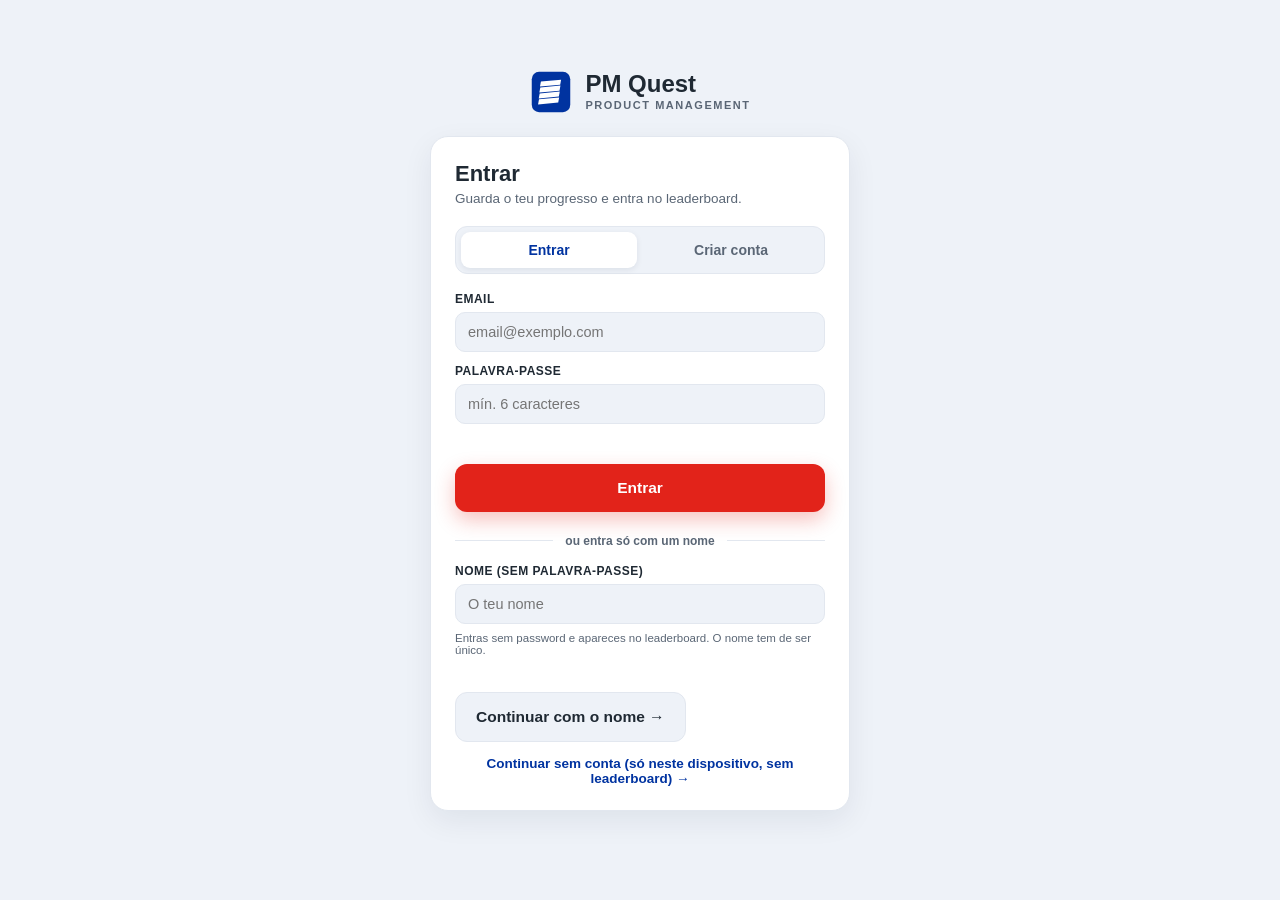
<file: index.html>
﻿<!DOCTYPE html>
<html lang="pt">
<head>
<meta charset="UTF-8">
<meta name="viewport" content="width=device-width, initial-scale=1.0">
<title>PM Quest — Plataforma de aprendizagem de Product Management</title>
<link rel="icon" href="favicon.svg" type="image/svg+xml">
<!-- Open Graph: controls how the link looks when shared on LinkedIn -->
<meta property="og:type" content="website">
<meta property="og:title" content="PM Quest — Plataforma de aprendizagem de Product Management">
<meta property="og:description" content="Aprende Product Management com mais de 1000 perguntas, com explicações, níveis, badges e leaderboard. Em PT e EN.">
<meta property="og:image" content="https://pmquest-ten.vercel.app/docs/cover-post.png">
<meta property="og:url" content="https://pmquest-ten.vercel.app/">
<meta name="twitter:card" content="summary_large_image">
<link rel="stylesheet" href="game.css">
<script src="i18n.js"></script>
</head>
<body>
<script>
/* Auth gate: if there's no Supabase session and no guest flag, go to the
   login page first. Runs before render to avoid a flash of the game. */
(function () {
  try {
    var hasSession = false;
    for (var i = 0; i < localStorage.length; i++) {
      if (/^sb-.+-auth-token$/.test(localStorage.key(i))) { hasSession = true; break; }
    }
    var guest = localStorage.getItem("pmquest_guest") === "1";
    if (!hasSession && !guest) { location.replace("login.html"); }
  } catch (e) {}
})();
</script>
<canvas id="confetti"></canvas>

<div class="app">

  <div class="appbar">
    <svg viewBox="0 0 48 48" aria-hidden="true"><rect x="3" y="2" width="42" height="44" rx="8" fill="#0033a0"/><g fill="#fff"><path d="M13 12.5 L35 10.5 L34 16 L12 18 Z"/><path d="M12.3 19 L34.3 17 L33.3 22.5 L11.3 24.5 Z"/><path d="M11.6 25.5 L33.6 23.5 L32.6 29 L10.6 31 Z"/><path d="M10.9 32 L32.9 30 L31.9 35.5 L9.9 37.5 Z"/></g></svg>
    <div class="t">PM Quest<small data-i18n="appbar_sub">Product Management · Júnior → Sénior</small></div>
    <div class="spacer"></div>
    <span class="user-chip" id="userChip" style="display:none;" title="Sessão iniciada"></span>
    <button class="streak-chip off" id="streakChip" title="Sequência diária — ver estatísticas">🔥 0</button>
    <button class="icon-btn" id="langBtn" title="Idioma / Language">PT</button>
    <button class="icon-btn" id="settingsBtn" title="Definições" aria-label="Definições">⚙️</button>
  </div>

  <!-- ============ HOME ============ -->
  <div id="screen-home">
    <div class="card">
      <div class="rank">
        <div class="medal" id="medal">🌱</div>
        <div class="info">
          <div class="lbl" data-i18n="home_currentLevel">Nível actual</div>
          <h2 id="rankName">Estagiário</h2>
          <div class="xp" id="xpLine">0 XP</div>
        </div>
      </div>
      <div class="bar"><i id="bar"></i></div>
      <div class="bar-cap"><span id="barFrom">Estagiário</span><span id="barTo">Júnior</span></div>
      <div class="levels-track" id="levelsTrack"></div>
      <div class="stats">
        <div class="stat"><div class="n" id="stAnswered">0</div><div class="d" data-i18n="st_answered">Respondidas</div></div>
        <div class="stat"><div class="n" id="stAcc">0%</div><div class="d" data-i18n="st_accuracy">Precisão</div></div>
        <div class="stat"><div class="n" id="stRounds">0</div><div class="d" data-i18n="st_rounds">Rondas</div></div>
        <div class="stat"><div class="n" id="stRemaining">0</div><div class="d" data-i18n="st_remaining">Por responder</div></div>
      </div>
      <div class="weak hidden" id="weakWrap">
        <h3 data-i18n="home_byTopic">Desempenho por tema</h3>
        <div class="chips" id="weakChips"></div>
      </div>

      <div class="actions">
        <button class="btn btn-primary" id="startBtn">▶ Iniciar Exercício</button>
        <button class="btn btn-track" id="pathsBtn">🧭 Trilhas de Aprendizagem →</button>
        <div class="mode-row">
          <button class="btn btn-ghost" id="weakBtn" data-i18n-html="btn_weak"><span class="em">🎯</span> Áreas Fracas</button>
          <button class="btn btn-ghost" id="filterBtn" data-i18n-html="btn_filter"><span class="em">🎛️</span> Filtrar</button>
          <button class="btn btn-ghost" id="reviewBtn"><span class="em">🔁</span> Rever Erros<span> (0)</span></button>
          <button class="btn btn-ghost" id="srsBtn"><span class="em">🧠</span> Revisão<span> (0)</span></button>
        </div>
        <button class="textlink" id="leadBtn" data-i18n="lead_link">🏆 Leaderboard →</button>
        <button class="textlink" id="glossBtn">📖 Glossário PM →</button>
        <button class="textlink" id="statsBtn" data-i18n="stats_link">📊 Estatísticas &amp; conquistas →</button>
      </div>
      <div class="foot">Banco com <b id="bankTotal">0</b> questões · 10 por ronda · sem repetições</div>
    </div>
  </div>

  <!-- ============ QUIZ ============ -->
  <div id="screen-quiz" class="hidden">
    <div class="card">
      <div class="timerwrap" id="timerWrap">
        <div class="tlabel"><span data-i18n="q_time">⏱️ Tempo</span><span id="timerNum">30s</span></div>
        <div class="timerbar" id="timerBar"><i></i></div>
      </div>
      <div class="qtop">
        <span class="qc" id="qCount">Questão 1 / 10</span>
        <div class="dots" id="dots"></div>
      </div>
      <div class="qtag">
        <span class="topic" id="qTopic">Tema</span>
        <span id="qDif" class="dif-junior">Fácil</span>
      </div>
      <div class="qtext" id="qText">…</div>
      <div class="opts" id="opts"></div>
      <div class="reveal hidden" id="reveal"></div>
      <div class="qnav">
        <button class="btn btn-ghost" id="quitBtn" style="min-width:auto;margin-right:auto;" data-i18n="q_quit">✕ Sair</button>
        <button class="btn btn-primary" id="nextBtn" disabled>Próxima →</button>
      </div>
    </div>
  </div>

  <!-- ============ RESULTS ============ -->
  <div id="screen-res" class="hidden">
    <div class="card">
      <div class="res-hero">
        <div class="score" id="resScore">0<small>/10</small></div>
        <div class="msg" id="resMsg">…</div>
        <div class="res-badges" id="resBadges"></div>
        <div class="levelup hidden" id="levelup"></div>
      </div>
      <div class="ach-unlocked hidden" id="achUnlocked"></div>
      <div class="review">
        <h3 id="reviewTitle">Revisão</h3>
        <div id="reviewList"></div>
      </div>
      <div class="btn-row">
        <button class="btn btn-ghost" id="homeBtn" data-i18n="res_home">🏠 Início</button>
        <button class="btn btn-primary" id="againBtn">Novo Exercício →</button>
      </div>
    </div>
  </div>

  <!-- ============ STATS ============ -->
  <div id="screen-stats" class="hidden">
    <div class="card">
      <div class="screen-head">
        <button class="icon-btn" id="statsBack" aria-label="Voltar">←</button>
        <h2 data-i18n="stats_title">Estatísticas &amp; Conquistas</h2>
      </div>
      <div class="kpis">
        <div class="kpi"><div class="n" id="kpiXp">0</div><div class="d" data-i18n="kpi_xp">XP total</div></div>
        <div class="kpi"><div class="n" id="kpiAcc">0%</div><div class="d" data-i18n="kpi_acc">Precisão</div></div>
        <div class="kpi"><div class="n" id="kpiRounds">0</div><div class="d" data-i18n="kpi_rounds">Rondas</div></div>
        <div class="kpi"><div class="n" id="kpiStreak">0</div><div class="d" data-i18n="kpi_streak">Sequência</div></div>
        <div class="kpi"><div class="n" id="kpiBest">0</div><div class="d" data-i18n="kpi_best">Melhor sequência</div></div>
        <div class="kpi"><div class="n" id="kpiAvg">0</div><div class="d" data-i18n="kpi_avg">XP média/ronda</div></div>
      </div>
      <div class="spark">
        <h3 data-i18n="stats_trend">Tendência de precisão (últimas rondas)</h3>
        <svg id="sparkSvg" viewBox="0 0 600 70" preserveAspectRatio="none"></svg>
      </div>
      <div class="tbars">
        <h3 data-i18n="stats_best">Melhores temas</h3><div id="bestBars"></div>
      </div>
      <div class="tbars">
        <h3 data-i18n="stats_weak">Temas a melhorar</h3><div id="weakBars"></div>
      </div>
      <div class="ach-grid-wrap">
        <h3 data-i18n="stats_ach">Conquistas</h3><div class="ach-grid" id="achGrid"></div>
      </div>
    </div>
  </div>

  <!-- ============ LEADERBOARD ============ -->
  <div id="screen-lead" class="hidden">
    <div class="card">
      <div class="screen-head">
        <button class="icon-btn" id="leadBack" aria-label="Voltar">←</button>
        <h2 data-i18n="lead_title">🏆 Leaderboard</h2>
      </div>
      <div class="sub" style="font-size:13px;color:var(--muted);margin-bottom:14px;" data-i18n="lead_sub">Melhores alunos por XP.</div>
      <div id="leadList"><div class="foot">A carregar…</div></div>
    </div>
  </div>

  <!-- ============ TRILHAS ============ -->
  <div id="screen-paths" class="hidden">
    <div class="card">
      <div class="screen-head">
        <button class="icon-btn" id="pathsBack" aria-label="Voltar">←</button>
        <h2>🧭 Trilhas de Aprendizagem</h2>
      </div>
      <div class="sub" style="font-size:13px;color:var(--muted);margin-bottom:14px;">Módulos estruturados. Completa 60% de uma trilha para desbloquear a seguinte.</div>
      <div id="pathsList"></div>
    </div>
  </div>

  <!-- ============ TRILHA — detalhe + lição ============ -->
  <div id="screen-path" class="hidden">
    <div class="card">
      <div class="screen-head">
        <button class="icon-btn" id="pathBack" aria-label="Voltar">←</button>
        <h2 id="pathTitle"></h2>
      </div>
      <div class="lesson" id="pathLesson"></div>
      <button class="btn btn-primary" id="pathStartBtn">▶ Começar trilha</button>
    </div>
  </div>

  <!-- ============ GLOSSÁRIO ============ -->
  <div id="screen-gloss" class="hidden">
    <div class="card">
      <div class="screen-head">
        <button class="icon-btn" id="glossBack" aria-label="Voltar">←</button>
        <h2>📖 Glossário PM</h2>
      </div>
      <input id="glossSearch" class="acct-input" placeholder="Procurar termo ou definição…" style="margin-bottom:14px;">
      <div id="glossList"></div>
    </div>
  </div>

</div>

<!-- ===== FILTER MODAL ===== -->
<div class="overlay hidden" id="overlayFilter">
  <div class="modal" role="dialog" aria-label="Filtrar exercício">
    <h3 data-i18n="f_title">🎛️ Filtrar exercício</h3>
    <div class="sub" data-i18n="f_sub">Prepara-te para uma vaga específica escolhendo o tema e a dificuldade.</div>
    <div class="field">
      <label for="fTopic" data-i18n="f_topic">Tema</label>
      <select id="fTopic"><option value="__all__" data-i18n="f_allTopics">Todos os temas</option></select>
    </div>
    <div class="field">
      <label data-i18n="f_difficulty">Dificuldade</label>
      <div class="seg" id="fDiffSeg">
        <button class="on" data-d="all" data-i18n="f_all">Todas</button>
        <button data-d="junior" data-i18n="f_easy">Fácil</button>
        <button data-d="mid" data-i18n="f_medium">Médio</button>
        <button data-d="senior" data-i18n="f_hard">Difícil</button>
      </div>
    </div>
    <div class="modal-btns">
      <button class="btn btn-ghost" id="fCancel" data-i18n="f_cancel">Cancelar</button>
      <button class="btn btn-primary" id="fStart" data-i18n="f_start">Começar →</button>
    </div>
  </div>
</div>

<!-- ===== SETTINGS MODAL ===== -->
<div class="overlay hidden" id="overlaySettings">
  <div class="modal" role="dialog" aria-label="Definições">
    <h3 data-i18n="set_title">⚙️ Definições</h3>
    <div class="sub" data-i18n="set_sub">Personaliza a tua experiência de aprendizagem.</div>

    <div class="setrow">
      <div class="lb"><span data-i18n="set_study">Modo de estudo</span><small data-i18n="set_study_s">Mostra a resposta e explicação logo após cada questão (em vez de só no fim)</small></div>
      <label class="switch"><input type="checkbox" id="setModeStudy"><span class="sl"></span></label>
    </div>
    <div class="setrow">
      <div class="lb"><span data-i18n="set_timer">Temporizador</span><small data-i18n="set_timer_s">Conta-decrescente de 30s por questão, com bónus de rapidez</small></div>
      <label class="switch"><input type="checkbox" id="setTimer" checked><span class="sl"></span></label>
    </div>
    <div class="setrow">
      <div class="lb"><span data-i18n="set_sound">Som</span><small data-i18n="set_sound_s">Efeitos sonoros de acerto, erro e subida de nível</small></div>
      <label class="switch"><input type="checkbox" id="setSound" checked><span class="sl"></span></label>
    </div>
    <div class="setrow">
      <div class="lb"><span data-i18n="set_dark">Tema escuro</span><small data-i18n="set_dark_s">Alterna entre claro e escuro</small></div>
      <label class="switch"><input type="checkbox" id="setTheme"><span class="sl"></span></label>
    </div>
    <div class="setrow">
      <div class="lb"><span data-i18n="set_progress">Progresso</span><small data-i18n="set_progress_s">Guarda o teu progresso num ficheiro</small></div>
      <div style="display:flex;gap:8px;flex-shrink:0;">
        <button class="btn btn-ghost" id="setExport" style="min-height:40px;padding:8px 12px;font-size:13px;" data-i18n="set_export">⬇ Exportar</button>
      </div>
    </div>
    <div class="setrow">
      <div class="lb"><span data-i18n="set_session">Sessão</span><small data-i18n="set_session_s">Termina a sessão sem apagar o progresso guardado neste dispositivo.</small></div>
      <button class="btn btn-ghost" id="setLogout" style="min-height:40px;padding:8px 14px;font-size:13px;width:auto;flex-shrink:0;" data-i18n="set_logout">↪ Terminar sessão</button>
    </div>
    <div class="setrow">
      <button class="link-danger" id="setReset" data-i18n="set_reset">↺ Recomeçar do zero</button>
    </div>

    <div class="modal-btns" style="margin-top:16px;">
      <button class="btn btn-primary" id="setClose" data-i18n="set_close">Fechar</button>
    </div>
  </div>
</div>

<!-- toast -->
<div class="toast" id="toast"></div>

<script src="questions.js"></script>
<script src="questions.pt.js"></script>
<script src="learn.js"></script>
<script src="game.js"></script>
<!-- Optional cloud sync. If offline or unconfigured, the app runs exactly as before. -->
<!-- Supabase library is self-hosted (vendor/) so it works on networks that block CDNs. -->
<script src="vendor/supabase.js"></script>
<script src="supabase-config.js"></script>
<script src="supabase-sync.js"></script>
</body>
</html>
</file>
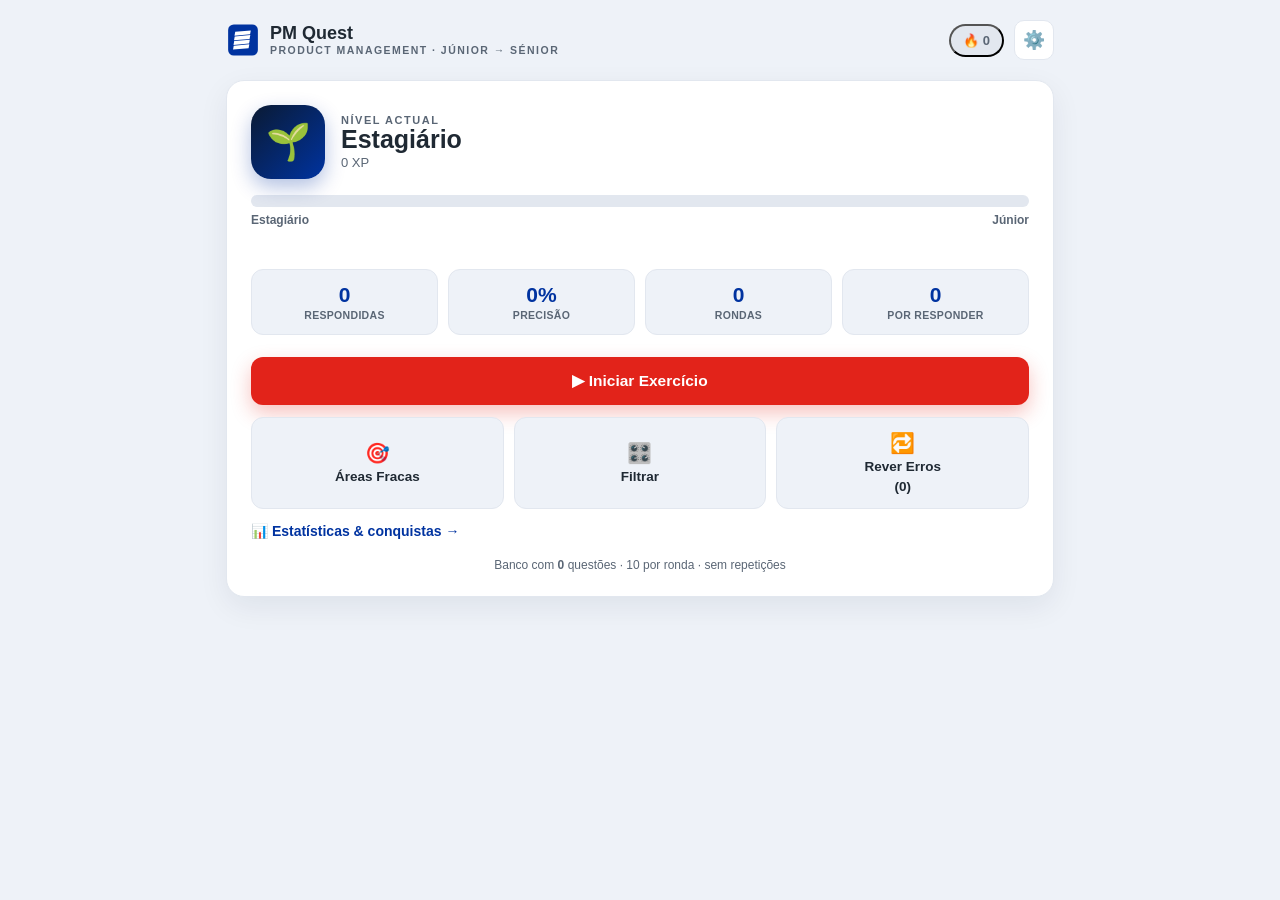
<file: game.html>
<!DOCTYPE html>
<html lang="pt">
<head>
<meta charset="UTF-8">
<meta name="viewport" content="width=device-width, initial-scale=1.0">
<title>PM Quest — Jogo de Product Management</title>
<link rel="stylesheet" href="game.css">
</head>
<body>
<canvas id="confetti"></canvas>

<div class="app">

  <div class="appbar">
    <svg viewBox="0 0 48 48" aria-hidden="true"><rect x="3" y="2" width="42" height="44" rx="8" fill="#0033a0"/><g fill="#fff"><path d="M13 12.5 L35 10.5 L34 16 L12 18 Z"/><path d="M12.3 19 L34.3 17 L33.3 22.5 L11.3 24.5 Z"/><path d="M11.6 25.5 L33.6 23.5 L32.6 29 L10.6 31 Z"/><path d="M10.9 32 L32.9 30 L31.9 35.5 L9.9 37.5 Z"/></g></svg>
    <div class="t">PM Quest<small>Product Management · Júnior → Sénior</small></div>
    <div class="spacer"></div>
    <button class="streak-chip off" id="streakChip" title="Sequência diária — ver estatísticas">🔥 0</button>
    <button class="icon-btn" id="settingsBtn" title="Definições" aria-label="Definições">⚙️</button>
  </div>

  <!-- ============ HOME ============ -->
  <div id="screen-home">
    <div class="card">
      <div class="rank">
        <div class="medal" id="medal">🌱</div>
        <div class="info">
          <div class="lbl">Nível actual</div>
          <h2 id="rankName">Estagiário</h2>
          <div class="xp" id="xpLine">0 XP</div>
        </div>
      </div>
      <div class="bar"><i id="bar"></i></div>
      <div class="bar-cap"><span id="barFrom">Estagiário</span><span id="barTo">Júnior</span></div>
      <div class="levels-track" id="levelsTrack"></div>
      <div class="stats">
        <div class="stat"><div class="n" id="stAnswered">0</div><div class="d">Respondidas</div></div>
        <div class="stat"><div class="n" id="stAcc">0%</div><div class="d">Precisão</div></div>
        <div class="stat"><div class="n" id="stRounds">0</div><div class="d">Rondas</div></div>
        <div class="stat"><div class="n" id="stRemaining">0</div><div class="d">Por responder</div></div>
      </div>
      <div class="weak hidden" id="weakWrap">
        <h3>Desempenho por tema</h3>
        <div class="chips" id="weakChips"></div>
      </div>

      <div class="actions">
        <button class="btn btn-primary" id="startBtn">▶ Iniciar Exercício</button>
        <div class="mode-row">
          <button class="btn btn-ghost" id="weakBtn"><span class="em">🎯</span> Áreas Fracas</button>
          <button class="btn btn-ghost" id="filterBtn"><span class="em">🎛️</span> Filtrar</button>
          <button class="btn btn-ghost" id="reviewBtn"><span class="em">🔁</span> Rever Erros<span> (0)</span></button>
        </div>
        <button class="textlink" id="statsBtn">📊 Estatísticas &amp; conquistas →</button>
      </div>
      <div class="foot">Banco com <b id="bankTotal">0</b> questões · 10 por ronda · sem repetições</div>
    </div>
  </div>

  <!-- ============ QUIZ ============ -->
  <div id="screen-quiz" class="hidden">
    <div class="card">
      <div class="timerwrap" id="timerWrap">
        <div class="tlabel"><span>⏱️ Tempo</span><span id="timerNum">30s</span></div>
        <div class="timerbar" id="timerBar"><i></i></div>
      </div>
      <div class="qtop">
        <span class="qc" id="qCount">Questão 1 / 10</span>
        <div class="dots" id="dots"></div>
      </div>
      <div class="qtag">
        <span class="topic" id="qTopic">Tema</span>
        <span id="qDif" class="dif-junior">Fácil</span>
      </div>
      <div class="qtext" id="qText">…</div>
      <div class="opts" id="opts"></div>
      <div class="reveal hidden" id="reveal"></div>
      <div class="qnav">
        <button class="btn btn-ghost" id="quitBtn" style="min-width:auto;margin-right:auto;">✕ Sair</button>
        <button class="btn btn-primary" id="nextBtn" disabled>Próxima →</button>
      </div>
    </div>
  </div>

  <!-- ============ RESULTS ============ -->
  <div id="screen-res" class="hidden">
    <div class="card">
      <div class="res-hero">
        <div class="score" id="resScore">0<small>/10</small></div>
        <div class="msg" id="resMsg">…</div>
        <div class="res-badges" id="resBadges"></div>
        <div class="levelup hidden" id="levelup"></div>
      </div>
      <div class="ach-unlocked hidden" id="achUnlocked"></div>
      <div class="review">
        <h3 id="reviewTitle">Revisão</h3>
        <div id="reviewList"></div>
      </div>
      <div class="btn-row">
        <button class="btn btn-ghost" id="homeBtn">🏠 Início</button>
        <button class="btn btn-primary" id="againBtn">Novo Exercício →</button>
      </div>
    </div>
  </div>

  <!-- ============ STATS ============ -->
  <div id="screen-stats" class="hidden">
    <div class="card">
      <div class="screen-head">
        <button class="icon-btn" id="statsBack" aria-label="Voltar">←</button>
        <h2>Estatísticas &amp; Conquistas</h2>
      </div>
      <div class="kpis">
        <div class="kpi"><div class="n" id="kpiXp">0</div><div class="d">XP total</div></div>
        <div class="kpi"><div class="n" id="kpiAcc">0%</div><div class="d">Precisão</div></div>
        <div class="kpi"><div class="n" id="kpiRounds">0</div><div class="d">Rondas</div></div>
        <div class="kpi"><div class="n" id="kpiStreak">0</div><div class="d">Sequência</div></div>
        <div class="kpi"><div class="n" id="kpiBest">0</div><div class="d">Melhor sequência</div></div>
        <div class="kpi"><div class="n" id="kpiAvg">0</div><div class="d">XP média/ronda</div></div>
      </div>
      <div class="spark">
        <h3>Tendência de precisão (últimas rondas)</h3>
        <svg id="sparkSvg" viewBox="0 0 600 70" preserveAspectRatio="none"></svg>
      </div>
      <div class="tbars">
        <h3>Melhores temas</h3><div id="bestBars"></div>
      </div>
      <div class="tbars">
        <h3>Temas a melhorar</h3><div id="weakBars"></div>
      </div>
      <div class="ach-grid-wrap">
        <h3>Conquistas</h3><div class="ach-grid" id="achGrid"></div>
      </div>
    </div>
  </div>

</div>

<!-- ===== FILTER MODAL ===== -->
<div class="overlay hidden" id="overlayFilter">
  <div class="modal" role="dialog" aria-label="Filtrar exercício">
    <h3>🎛️ Filtrar exercício</h3>
    <div class="sub">Prepara-te para uma vaga específica escolhendo o tema e a dificuldade.</div>
    <div class="field">
      <label for="fTopic">Tema</label>
      <select id="fTopic"><option value="__all__">Todos os temas</option></select>
    </div>
    <div class="field">
      <label>Dificuldade</label>
      <div class="seg" id="fDiffSeg">
        <button class="on" data-d="all">Todas</button>
        <button data-d="junior">Fácil</button>
        <button data-d="mid">Médio</button>
        <button data-d="senior">Difícil</button>
      </div>
    </div>
    <div class="modal-btns">
      <button class="btn btn-ghost" id="fCancel">Cancelar</button>
      <button class="btn btn-primary" id="fStart">Começar →</button>
    </div>
  </div>
</div>

<!-- ===== SETTINGS MODAL ===== -->
<div class="overlay hidden" id="overlaySettings">
  <div class="modal" role="dialog" aria-label="Definições">
    <h3>⚙️ Definições</h3>
    <div class="sub">Personaliza a tua experiência de jogo.</div>

    <div class="setrow">
      <div class="lb">Modo de estudo<small>Mostra a resposta e explicação logo após cada questão (em vez de só no fim)</small></div>
      <label class="switch"><input type="checkbox" id="setModeStudy"><span class="sl"></span></label>
    </div>
    <div class="setrow">
      <div class="lb">Temporizador<small>Conta-decrescente de 30s por questão, com bónus de rapidez</small></div>
      <label class="switch"><input type="checkbox" id="setTimer" checked><span class="sl"></span></label>
    </div>
    <div class="setrow">
      <div class="lb">Som<small>Efeitos sonoros de acerto, erro e subida de nível</small></div>
      <label class="switch"><input type="checkbox" id="setSound" checked><span class="sl"></span></label>
    </div>
    <div class="setrow">
      <div class="lb">Tema escuro<small>Alterna entre claro e escuro</small></div>
      <label class="switch"><input type="checkbox" id="setTheme"><span class="sl"></span></label>
    </div>
    <div class="setrow">
      <div class="lb">Progresso<small>Guarda ou restaura o teu progresso num ficheiro</small></div>
      <div style="display:flex;gap:8px;flex-shrink:0;">
        <button class="btn btn-ghost" id="setExport" style="min-height:40px;padding:8px 12px;font-size:13px;">⬇ Exportar</button>
        <label class="btn btn-ghost" style="min-height:40px;padding:8px 12px;font-size:13px;cursor:pointer;">⬆ Importar<input type="file" id="setImport" accept="application/json" hidden></label>
      </div>
    </div>
    <div class="setrow">
      <button class="link-danger" id="setReset">↺ Recomeçar do zero</button>
    </div>

    <div class="modal-btns" style="margin-top:16px;">
      <button class="btn btn-primary" id="setClose">Fechar</button>
    </div>
  </div>
</div>

<!-- toast -->
<div class="toast" id="toast"></div>

<script src="questions.js"></script>
<script src="game.js"></script>
</body>
</html>
</file>
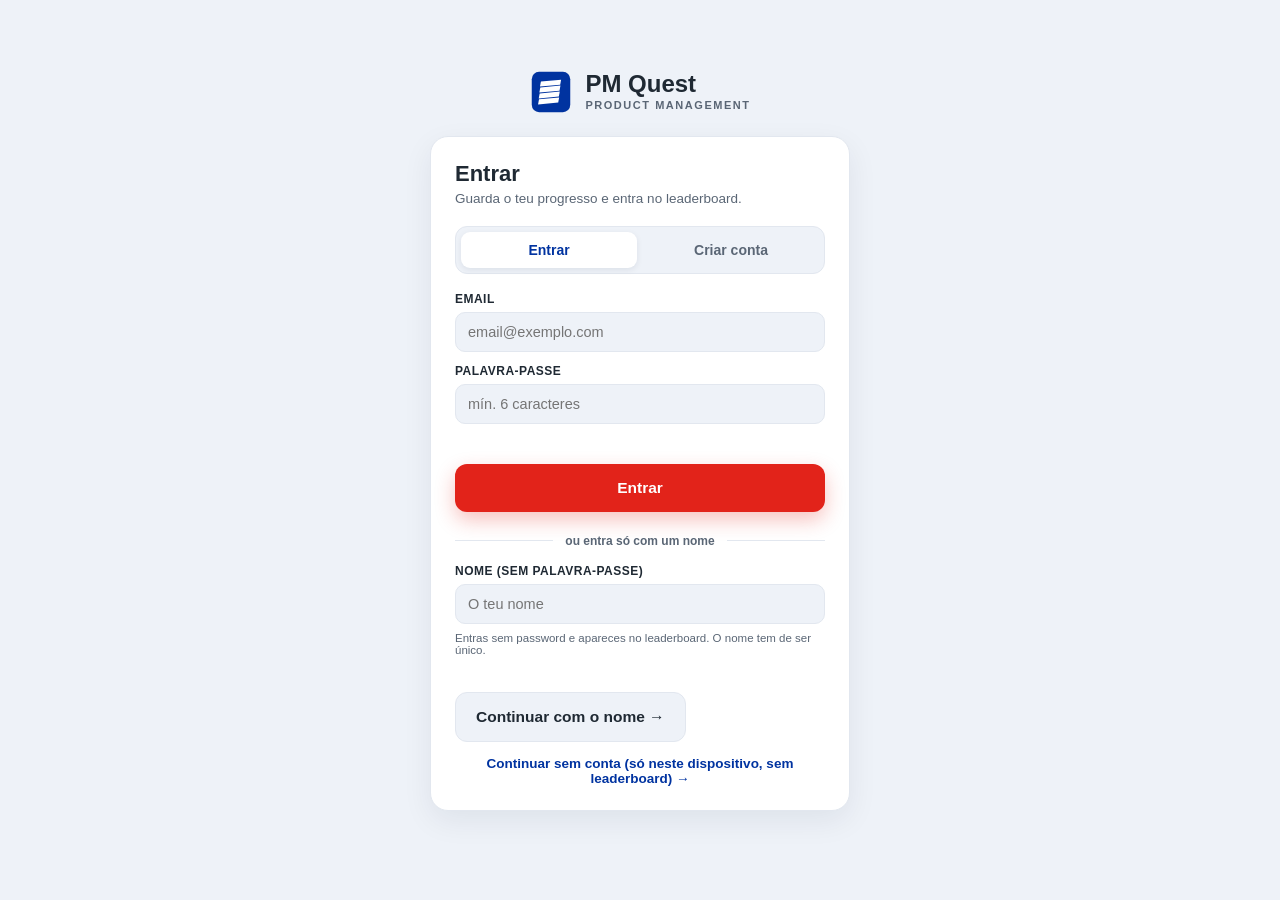
<file: login.html>
﻿<!DOCTYPE html>
<html lang="pt">
<head>
<meta charset="UTF-8">
<meta name="viewport" content="width=device-width, initial-scale=1.0">
<title>PM Quest — Entrar</title>
<link rel="icon" href="favicon.svg" type="image/svg+xml">
<link rel="stylesheet" href="game.css">
<style>
  .login-page{min-height:100vh;display:flex;flex-direction:column;align-items:center;justify-content:center;padding:24px 16px;}
  .login-brand{display:flex;align-items:center;gap:12px;margin-bottom:22px;}
  .login-brand svg{width:44px;height:44px;}
  .login-brand .t{font-weight:800;font-size:24px;color:var(--ink);line-height:1;}
  .login-brand .t small{display:block;font-size:11px;letter-spacing:.14em;text-transform:uppercase;color:var(--muted);font-weight:700;margin-top:4px;}
  .login-card{width:100%;max-width:420px;}
  .login-card h2{font-size:22px;color:var(--ink);margin-bottom:4px;}
  .login-card .sub{font-size:13.5px;color:var(--muted);margin-bottom:20px;}
  .seg-tabs{display:flex;gap:6px;background:var(--bg);border:1px solid var(--line);border-radius:12px;padding:5px;margin-bottom:18px;}
  .seg-tabs button{flex:1;padding:10px;border:0;background:transparent;color:var(--muted);font-weight:800;font-size:14px;border-radius:9px;cursor:pointer;}
  .seg-tabs button.on{background:var(--paper);color:var(--accent);box-shadow:0 2px 6px rgba(10,26,51,.08);}
  body.dark .seg-tabs button.on{color:var(--accent-lt);}
  .login-field{margin-bottom:12px;}
  .login-field label{display:block;font-size:12px;font-weight:700;color:var(--ink);margin-bottom:6px;text-transform:uppercase;letter-spacing:.04em;}
  .login-divider{display:flex;align-items:center;gap:12px;color:var(--muted);font-size:12px;margin:22px 0 16px;font-weight:700;}
  .login-divider::before,.login-divider::after{content:"";flex:1;height:1px;background:var(--line);}
  .login-guest{display:block;text-align:center;color:var(--accent);font-weight:700;font-size:13.5px;text-decoration:none;padding:14px 0 0;}
  body.dark .login-guest{color:var(--accent-lt);}
  .login-foot{margin-top:20px;font-size:11.5px;color:var(--muted);text-align:center;max-width:420px;line-height:1.5;}
  .login-signedin{background:var(--bg);border:1px solid var(--green);border-radius:12px;padding:14px 16px;margin-bottom:16px;font-size:14px;color:var(--ink);}
  body.dark .login-signedin{border-color:var(--green-2);}
  .login-hint{font-size:11.5px;color:var(--muted);margin:-4px 0 10px;}
</style>
</head>
<body>
<div class="login-page">

  <div class="login-brand">
    <svg viewBox="0 0 48 48" aria-hidden="true"><rect x="3" y="2" width="42" height="44" rx="8" fill="#0033a0"/><g fill="#fff"><path d="M13 12.5 L35 10.5 L34 16 L12 18 Z"/><path d="M12.3 19 L34.3 17 L33.3 22.5 L11.3 24.5 Z"/><path d="M11.6 25.5 L33.6 23.5 L32.6 29 L10.6 31 Z"/><path d="M10.9 32 L32.9 30 L31.9 35.5 L9.9 37.5 Z"/></g></svg>
    <div class="t">PM Quest<small>Product Management</small></div>
  </div>

  <div class="card login-card">
    <!-- already logged in -->
    <div id="alreadyIn" class="hidden">
      <h2>Bem-vindo de volta 👋</h2>
      <div class="login-signedin">Sessão iniciada como <b id="whoName"></b>.</div>
      <button class="btn btn-primary" id="goGame">▶ Começar a aprender</button>
      <div style="height:10px"></div>
      <button class="btn btn-ghost" id="signOut">Terminar sessão</button>
    </div>

    <!-- login / signup -->
    <div id="authForm">
      <h2 id="formTitle">Entrar</h2>
      <div class="sub" id="formSub">Guarda o teu progresso e entra no leaderboard.</div>

      <div class="seg-tabs">
        <button id="tabLogin" class="on">Entrar</button>
        <button id="tabSignup">Criar conta</button>
      </div>

      <div class="login-field" id="nameField" style="display:none;">
        <label for="name">Nome</label>
        <input id="name" type="text" class="acct-input" placeholder="O teu nome" autocomplete="nickname" maxlength="24">
      </div>
      <div class="login-field">
        <label for="email">Email</label>
        <input id="email" type="email" class="acct-input" placeholder="email@exemplo.com" autocomplete="email">
      </div>
      <div class="login-field">
        <label for="pass">Palavra-passe</label>
        <input id="pass" type="password" class="acct-input" placeholder="mín. 6 caracteres" autocomplete="current-password">
      </div>

      <div id="msg" class="acct-msg" style="margin-bottom:12px;"></div>
      <button class="btn btn-primary" id="submitBtn">Entrar</button>

      <div class="login-divider">ou entra só com um nome</div>

      <div class="login-field">
        <label for="guestName">Nome (sem palavra-passe)</label>
        <input id="guestName" type="text" class="acct-input" placeholder="O teu nome" autocomplete="nickname" maxlength="24">
      </div>
      <div class="login-hint">Entras sem password e apareces no leaderboard. O nome tem de ser único.</div>
      <div id="guestMsg" class="acct-msg" style="margin-bottom:10px;"></div>
      <button class="btn btn-ghost" id="guestBtn">Continuar com o nome →</button>

      <a class="login-guest" href="#" id="pureGuest">Continuar sem conta (só neste dispositivo, sem leaderboard) →</a>
    </div>
  </div>

  <div class="login-foot" id="cfgFoot"></div>
</div>

<script src="vendor/supabase.js"></script>
<script src="supabase-config.js"></script>
<script>
(function () {
  "use strict";
  var $ = function (id) { return document.getElementById(id); };

  // Match the game's light/dark theme.
  try {
    var st = JSON.parse(localStorage.getItem("pmquest_v2") || "null");
    if (st && st.settings && st.settings.theme === "dark") document.body.classList.add("dark");
  } catch (e) {}

  function goGame() { window.location.href = "index.html"; }

  // Pure-guest fallback works even without Supabase (offline / blocked lib).
  $("pureGuest").onclick = function (e) {
    e.preventDefault();
    try { localStorage.setItem("pmquest_guest", "1"); } catch (err) {}
    goGame();
  };

  var CFG = window.PMQUEST_SUPABASE || {};
  var ready = window.supabase && CFG.url && CFG.anonKey &&
              CFG.anonKey !== "PASTE_YOUR_PUBLISHABLE_KEY_HERE";

  if (!ready) {
    $("cfgFoot").textContent =
      "⚠ Autenticação indisponível (biblioteca ou configuração em falta). Podes continuar sem conta.";
    $("authForm").querySelector(".seg-tabs").style.display = "none";
    ["nameField", "email", "pass", "submitBtn", "guestName", "guestBtn"].forEach(function (id) {
      var el = $(id); if (el) el.style.display = "none";
    });
    $("formTitle").textContent = "Continuar sem conta";
    return;
  }

  var sb = window.supabase.createClient(CFG.url, CFG.anonKey);
  var mode = "login";

  function setMsg(el, t, ok) {
    el.textContent = t || "";
    el.className = "acct-msg" + (ok ? " ok" : (t ? " bad" : ""));
  }
  function translate(m) {
    if (/Invalid login/i.test(m)) return "Email ou palavra-passe incorretos.";
    if (/already registered|already been registered/i.test(m)) return "Este email já tem conta. Muda para “Entrar”.";
    if (/Email not confirmed/i.test(m)) return "Confirma o email antes de entrar.";
    if (/at least 6/i.test(m)) return "A palavra-passe precisa de pelo menos 6 caracteres.";
    if (/rate limit|too many/i.test(m)) return "Demasiadas tentativas. Aguarda um pouco.";
    if (/Anonymous sign-ins are disabled|not enabled|signups.*disabled/i.test(m))
      return "Ativa os “logins anónimos” no Supabase (Authentication → Providers → Anonymous).";
    return m;
  }
  function storePendingName(n) {
    try { localStorage.setItem("pmquest_pending_name", n); localStorage.setItem("pmquest_name", n); } catch (e) {}
  }
  // Case-insensitive exact-match check against existing display names.
  function nameTaken(name) {
    return sb.from("profiles").select("id").ilike("name", name).limit(1)
      .then(function (res) { if (res.error) return false; return res.data && res.data.length > 0; });
  }

  function setMode(m) {
    mode = m;
    $("tabLogin").classList.toggle("on", m === "login");
    $("tabSignup").classList.toggle("on", m === "signup");
    $("nameField").style.display = m === "signup" ? "block" : "none";
    $("formTitle").textContent = m === "login" ? "Entrar" : "Criar conta";
    $("submitBtn").textContent = m === "login" ? "Entrar" : "Criar conta";
    $("pass").setAttribute("autocomplete", m === "login" ? "current-password" : "new-password");
    setMsg($("msg"), "");
  }

  function submit() {
    var email = ($("email").value || "").trim(), password = $("pass").value || "";
    var msg = $("msg");
    if (!email) { setMsg(msg, "Escreve o teu email."); return; }
    if (password.length < 6) { setMsg(msg, "A palavra-passe precisa de pelo menos 6 caracteres."); return; }

    if (mode === "login") {
      $("submitBtn").disabled = true; setMsg(msg, "A entrar…");
      sb.auth.signInWithPassword({ email: email, password: password }).then(function (res) {
        $("submitBtn").disabled = false;
        if (res.error) setMsg(msg, translate(res.error.message)); else goGame();
      });
      return;
    }

    // signup: needs a unique name
    var name = ($("name").value || "").trim();
    if (name.length < 2) { setMsg(msg, "Escreve o teu nome (mín. 2 caracteres)."); return; }
    $("submitBtn").disabled = true; setMsg(msg, "A verificar o nome…");
    nameTaken(name).then(function (taken) {
      if (taken) { $("submitBtn").disabled = false; setMsg(msg, "Esse nome já está a ser usado. Escolhe outro."); return; }
      setMsg(msg, "A criar conta…");
      sb.auth.signUp({ email: email, password: password }).then(function (res) {
        $("submitBtn").disabled = false;
        if (res.error) { setMsg(msg, translate(res.error.message)); return; }
        storePendingName(name);
        if (res.data.session) goGame();                              // auto-signed-in
        else setMsg(msg, "Conta criada! Confirma o email e depois entra.", true);
      });
    });
  }

  function guestEnter() {
    var name = ($("guestName").value || "").trim();
    var gm = $("guestMsg");
    if (name.length < 2) { setMsg(gm, "Escreve um nome (mín. 2 caracteres)."); return; }
    $("guestBtn").disabled = true; setMsg(gm, "A verificar o nome…");
    nameTaken(name).then(function (taken) {
      if (taken) { $("guestBtn").disabled = false; setMsg(gm, "Esse nome já está a ser usado. Escolhe outro."); return; }
      setMsg(gm, "A entrar…");
      sb.auth.signInAnonymously().then(function (res) {
        $("guestBtn").disabled = false;
        if (res.error) { setMsg(gm, translate(res.error.message)); return; }
        storePendingName(name);
        goGame();
      });
    });
  }

  // wire up
  $("tabLogin").onclick = function () { setMode("login"); };
  $("tabSignup").onclick = function () { setMode("signup"); };
  $("submitBtn").onclick = submit;
  $("pass").addEventListener("keydown", function (e) { if (e.key === "Enter") submit(); });
  $("guestBtn").onclick = guestEnter;
  $("guestName").addEventListener("keydown", function (e) { if (e.key === "Enter") guestEnter(); });
  $("goGame").onclick = goGame;
  $("signOut").onclick = function () {
    try { localStorage.removeItem("pmquest_guest"); localStorage.removeItem("pmquest_name"); localStorage.removeItem("pmquest_pending_name"); } catch (e) {}
    sb.auth.signOut().then(function () { location.reload(); });
  };

  // already signed in? offer to jump into the game.
  sb.auth.getSession().then(function (res) {
    var session = res.data && res.data.session;
    if (session && session.user) {
      var who = session.user.email;
      if (!who) { try { who = localStorage.getItem("pmquest_name") || "convidado"; } catch (e) { who = "convidado"; } }
      $("whoName").textContent = who;
      $("authForm").classList.add("hidden");
      $("alreadyIn").classList.remove("hidden");
    }
  });
})();
</script>
</body>
</html>
</file>
<file: game.css>
:root{
  --navy:#0a1a33; --navy-2:#11284d; --accent:#0033a0; --accent-lt:#2f6bd6;
  --red:#e2231a; --gold:#f2b705; --green:#1a9e5f; --green-2:#0f7a45;
  --ink:#1f2933; --muted:#5a6675; --line:#e2e7ef; --bg:#eef2f8; --paper:#fff;
  --card-sh:0 10px 30px rgba(10,26,51,.07);
}
body.dark{
  --ink:#e7eef8; --muted:#93a4c0; --line:#22344f; --bg:#0a1424; --paper:#13223c;
  --card-sh:0 10px 30px rgba(0,0,0,.35); --accent-lt:#5b8def;
}
*{box-sizing:border-box;margin:0;padding:0;}
html{-webkit-text-size-adjust:100%;}
body{font-family:'Segoe UI',Calibri,Arial,sans-serif;background:var(--bg);color:var(--ink);min-height:100vh;transition:background .25s,color .25s;}
button{font-family:inherit;}
:focus-visible{outline:3px solid var(--accent-lt);outline-offset:2px;border-radius:6px;}
.app{max-width:860px;margin:0 auto;padding:20px 16px 60px;}
.hidden{display:none !important;}

/* ---- top bar ---- */
.appbar{display:flex;align-items:center;gap:10px;margin-bottom:20px;}
.appbar svg{width:34px;height:34px;flex-shrink:0;}
.appbar .t{font-weight:800;font-size:18px;color:var(--ink);line-height:1;}
.appbar .t small{display:block;font-size:10.5px;letter-spacing:.14em;text-transform:uppercase;color:var(--muted);font-weight:700;margin-top:3px;}
.appbar .spacer{margin-left:auto;}
.user-chip{display:inline-flex;align-items:center;max-width:130px;overflow:hidden;text-overflow:ellipsis;white-space:nowrap;background:#eaf0fb;color:var(--accent);font-weight:800;font-size:12.5px;padding:7px 11px;border-radius:999px;}
body.dark .user-chip{background:#16294a;color:var(--accent-lt);}
.streak-chip{display:inline-flex;align-items:center;gap:5px;background:#fff2d6;color:#a9700a;font-weight:800;font-size:13px;padding:7px 12px;border-radius:999px;}
body.dark .streak-chip{background:#3a2e12;color:var(--gold);}
.streak-chip.off{background:var(--line);color:var(--muted);}
.icon-btn{width:40px;height:40px;border-radius:10px;border:1px solid var(--line);background:var(--paper);color:var(--ink);font-size:18px;cursor:pointer;display:grid;place-items:center;}
.icon-btn:hover{border-color:var(--accent-lt);}

/* ---- cards ---- */
.card{background:var(--paper);border:1px solid var(--line);border-radius:18px;box-shadow:var(--card-sh);padding:24px;}
.card + .card{margin-top:16px;}

/* ---- rank / dashboard ---- */
.rank{display:flex;align-items:center;gap:16px;}
.rank .medal{width:74px;height:74px;border-radius:20px;display:grid;place-items:center;font-size:36px;background:linear-gradient(135deg,var(--navy),var(--accent));box-shadow:0 8px 20px rgba(0,51,160,.3);flex-shrink:0;}
.rank .info{flex:1;}
.rank .info .lbl{font-size:11px;letter-spacing:.14em;text-transform:uppercase;color:var(--muted);font-weight:700;}
.rank .info h2{font-size:25px;color:var(--ink);line-height:1.1;}
.rank .info .xp{font-size:13px;color:var(--muted);margin-top:2px;}

.bar{height:12px;background:var(--line);border-radius:999px;margin:16px 0 6px;overflow:hidden;}
.bar > i{display:block;height:100%;width:0;background:linear-gradient(90deg,var(--accent),var(--gold));border-radius:999px;transition:width .7s cubic-bezier(.2,.8,.2,1);}
.bar-cap{display:flex;justify-content:space-between;font-size:12px;color:var(--muted);font-weight:600;}

.levels-track{display:flex;justify-content:space-between;margin-top:22px;gap:4px;}
.lv{flex:1;text-align:center;font-size:10.5px;color:var(--muted);font-weight:700;}
.lv .ball{width:32px;height:32px;border-radius:50%;margin:0 auto 6px;display:grid;place-items:center;font-size:15px;background:var(--line);border:2px solid transparent;}
.lv.done .ball{background:#d8f0e2;}
body.dark .lv.done .ball{background:#123a26;}
.lv.cur .ball{background:var(--gold);border-color:#c99400;color:#3a2a00;box-shadow:0 0 0 4px rgba(242,183,5,.25);}
.lv.cur{color:var(--ink);}

.stats{display:grid;grid-template-columns:repeat(4,1fr);gap:10px;margin-top:20px;}
.stat{background:var(--bg);border:1px solid var(--line);border-radius:12px;padding:13px;text-align:center;}
.stat .n{font-size:21px;font-weight:800;color:var(--accent);}
body.dark .stat .n{color:var(--accent-lt);}
.stat .d{font-size:10.5px;color:var(--muted);font-weight:600;margin-top:2px;text-transform:uppercase;letter-spacing:.03em;}
@media(max-width:560px){.stats{grid-template-columns:repeat(2,1fr);}}

.weak{margin-top:20px;}
.weak h3{font-size:12.5px;text-transform:uppercase;letter-spacing:.08em;color:var(--muted);margin-bottom:10px;}
.chips{display:flex;flex-wrap:wrap;gap:8px;}
.chip{font-size:12.5px;font-weight:700;padding:6px 11px;border-radius:999px;background:#fdecea;color:var(--red);}
.chip.good{background:#e2f5ea;color:var(--green-2);}
body.dark .chip{background:#3a1f1d;} body.dark .chip.good{background:#12331f;color:#5fd39a;}

/* ---- buttons ---- */
.btn{display:inline-flex;align-items:center;justify-content:center;gap:8px;border:0;border-radius:12px;padding:15px 20px;font-size:15.5px;font-weight:800;cursor:pointer;transition:transform .1s,box-shadow .1s,background .15s;min-height:48px;}
.btn:active{transform:translateY(1px);}
.btn-primary{background:var(--red);color:#fff;width:100%;box-shadow:0 8px 20px rgba(226,35,26,.28);}
.btn-primary:hover{background:#c41d14;}
.btn-primary:disabled{opacity:.45;cursor:not-allowed;box-shadow:none;}
.btn-ghost{background:var(--bg);color:var(--ink);border:1px solid var(--line);}
.btn-ghost:hover{border-color:var(--accent-lt);}
.actions{margin-top:22px;}
.mode-row{display:grid;grid-template-columns:1fr 1fr 1fr;gap:10px;margin-top:12px;}
.mode-row .btn{font-size:13.5px;padding:13px 8px;flex-direction:column;gap:4px;text-align:center;line-height:1.2;}
.mode-row .btn .em{font-size:20px;}
@media(max-width:560px){.mode-row{grid-template-columns:1fr;}.mode-row .btn{flex-direction:row;}}
.textlink{background:none;border:0;color:var(--accent);font-weight:700;font-size:14px;cursor:pointer;margin-top:14px;display:inline-flex;align-items:center;gap:6px;}
body.dark .textlink{color:var(--accent-lt);}
.foot{text-align:center;font-size:12px;color:var(--muted);margin-top:18px;}

/* ---- quiz ---- */
.timerwrap{margin-bottom:14px;}
.timerwrap .tlabel{display:flex;justify-content:space-between;font-size:12px;color:var(--muted);font-weight:700;margin-bottom:5px;}
.timerbar{height:8px;background:var(--line);border-radius:999px;overflow:hidden;}
.timerbar > i{display:block;height:100%;width:100%;background:linear-gradient(90deg,var(--green),#8fd14f);}
.timerbar.warn > i{background:linear-gradient(90deg,var(--gold),#ffcf3f);}
.timerbar.danger > i{background:linear-gradient(90deg,var(--red),#ff6a5f);}
.qtop{display:flex;align-items:center;gap:12px;margin-bottom:6px;}
.qtop .qc{font-weight:800;color:var(--ink);font-size:14.5px;white-space:nowrap;}
.dots{display:flex;gap:5px;flex:1;}
.dots i{flex:1;height:6px;border-radius:99px;background:var(--line);}
.dots i.done{background:var(--accent);} .dots i.now{background:var(--gold);}
.dots i.ok{background:var(--green);} .dots i.bad{background:var(--red);}
.qtag{display:flex;gap:8px;flex-wrap:wrap;margin:14px 0 4px;}
.qtag span{font-size:11px;font-weight:800;letter-spacing:.04em;text-transform:uppercase;padding:4px 10px;border-radius:999px;}
.qtag .topic{background:#eaf0fb;color:var(--accent);}
body.dark .qtag .topic{background:#16294a;color:var(--accent-lt);}
.qtag .dif-junior{background:#e2f5ea;color:var(--green-2);}
.qtag .dif-mid{background:#fff2d6;color:#a9700a;}
.qtag .dif-senior{background:#fdecea;color:var(--red);}
body.dark .qtag .dif-junior{background:#12331f;color:#5fd39a;} body.dark .qtag .dif-mid{background:#3a2e12;color:var(--gold);} body.dark .qtag .dif-senior{background:#3a1f1d;color:#ff8078;}
.qtext{font-size:20px;font-weight:700;line-height:1.35;color:var(--ink);margin:10px 0 20px;}
.opts{display:flex;flex-direction:column;gap:11px;}
.opt{display:flex;align-items:center;gap:13px;text-align:left;background:var(--bg);border:2px solid var(--line);border-radius:13px;padding:15px 16px;font-size:15.5px;cursor:pointer;color:var(--ink);transition:.12s;width:100%;}
.opt:hover:not(:disabled){border-color:var(--accent-lt);background:var(--paper);}
.opt:disabled{cursor:default;}
.opt .k{width:29px;height:29px;border-radius:8px;background:var(--line);display:grid;place-items:center;font-weight:800;color:var(--muted);flex-shrink:0;font-size:14px;}
.opt .tx{flex:1;}
.opt.sel{border-color:var(--accent);background:#eef4ff;}
body.dark .opt.sel{background:#16294a;}
.opt.sel .k{background:var(--accent);color:#fff;}
.opt.correct{border-color:var(--green);background:#e7f7ee;}
body.dark .opt.correct{background:#123a26;}
.opt.correct .k{background:var(--green);color:#fff;}
.opt.wrong{border-color:var(--red);background:#fdeceb;}
body.dark .opt.wrong{background:#3a1f1d;}
.opt.wrong .k{background:var(--red);color:#fff;}
.opt .mark{margin-left:auto;font-weight:900;font-size:18px;}
.reveal{margin-top:16px;border-radius:12px;padding:14px 16px;font-size:14px;line-height:1.5;background:var(--bg);border:1px solid var(--line);animation:fade .25s;}
.reveal .rl{font-weight:800;margin-bottom:5px;}
.reveal.ok .rl{color:var(--green-2);} .reveal.bad .rl{color:var(--red);}
.reveal b{color:var(--ink);}
.srclink{display:inline-flex;align-items:center;gap:6px;margin-top:9px;font-size:13px;color:var(--accent);font-weight:700;text-decoration:none;}
body.dark .srclink{color:var(--accent-lt);}
.qnav{display:flex;justify-content:flex-end;margin-top:20px;}
.qnav .btn{min-width:170px;width:auto;}
@keyframes fade{from{opacity:0;transform:translateY(4px)}to{opacity:1;transform:none}}

/* ---- results ---- */
.res-hero{text-align:center;padding:6px 0 2px;}
.res-hero .score{font-size:54px;font-weight:800;color:var(--accent);line-height:1;}
body.dark .res-hero .score{color:var(--accent-lt);}
.res-hero .score small{font-size:24px;color:var(--muted);}
.res-hero .msg{font-size:17px;color:var(--ink);font-weight:700;margin-top:8px;}
.res-badges{display:flex;justify-content:center;gap:8px;flex-wrap:wrap;margin-top:12px;}
.res-badges .xp{background:#fff6e0;color:#a9700a;font-weight:800;padding:7px 15px;border-radius:999px;font-size:14px;}
body.dark .res-badges .xp{background:#3a2e12;color:var(--gold);}
.res-badges .sub{background:var(--bg);border:1px solid var(--line);color:var(--muted);font-weight:700;padding:7px 13px;border-radius:999px;font-size:13px;}
.levelup{margin-top:14px;background:linear-gradient(135deg,var(--gold),#ffcf3f);color:#5a3d00;border-radius:14px;padding:15px;text-align:center;font-weight:800;font-size:16px;animation:pop .5s;}
@keyframes pop{0%{transform:scale(.8);opacity:0}100%{transform:scale(1);opacity:1}}
.ach-unlocked{margin-top:14px;display:flex;flex-direction:column;gap:8px;}
.ach-unlocked .au{display:flex;align-items:center;gap:12px;background:var(--bg);border:1px solid var(--gold);border-radius:12px;padding:11px 14px;animation:pop .4s;}
.ach-unlocked .au .e{font-size:24px;}
.ach-unlocked .au .nm{font-weight:800;color:var(--ink);font-size:14.5px;}
.ach-unlocked .au .ds{font-size:12.5px;color:var(--muted);}

.review{margin-top:24px;}
.review h3{font-size:14px;text-transform:uppercase;letter-spacing:.08em;color:var(--muted);margin-bottom:12px;}
.rev-item{border:1px solid var(--line);border-left:5px solid var(--red);border-radius:12px;padding:15px 16px;margin-bottom:12px;background:var(--paper);}
.rev-item .rq{font-weight:700;color:var(--ink);font-size:15px;margin-bottom:9px;}
.rev-line{font-size:13.5px;margin:4px 0;display:flex;gap:8px;}
.rev-line.wrong{color:var(--red);} .rev-line.right{color:var(--green-2);}
.rev-exp{margin-top:9px;background:var(--bg);border-radius:9px;padding:10px 12px;font-size:13px;color:var(--ink);line-height:1.5;}
.allgood{text-align:center;background:#e2f5ea;color:var(--green-2);border-radius:12px;padding:18px;font-weight:700;font-size:16px;}
body.dark .allgood{background:#123a26;color:#5fd39a;}
.btn-row{display:flex;gap:12px;margin-top:22px;}
.btn-row .btn{flex:1;width:auto;}

/* ---- stats screen ---- */
.screen-head{display:flex;align-items:center;gap:12px;margin-bottom:18px;}
.screen-head h2{font-size:22px;color:var(--ink);}
.kpis{display:grid;grid-template-columns:repeat(3,1fr);gap:10px;}
.kpi{background:var(--bg);border:1px solid var(--line);border-radius:12px;padding:14px;text-align:center;}
.kpi .n{font-size:22px;font-weight:800;color:var(--accent);}
body.dark .kpi .n{color:var(--accent-lt);}
.kpi .d{font-size:11px;color:var(--muted);font-weight:600;margin-top:3px;}
@media(max-width:560px){.kpis{grid-template-columns:repeat(2,1fr);}}
.spark{margin-top:18px;}
.spark h3,.tbars h3,.ach-grid-wrap h3{font-size:12.5px;text-transform:uppercase;letter-spacing:.08em;color:var(--muted);margin-bottom:10px;}
.spark svg{width:100%;height:70px;display:block;}
.tbars{margin-top:20px;}
.tbar{display:flex;align-items:center;gap:10px;margin-bottom:8px;font-size:13px;}
.tbar .nm{width:38%;color:var(--ink);white-space:nowrap;overflow:hidden;text-overflow:ellipsis;}
.tbar .tk{flex:1;height:10px;background:var(--line);border-radius:99px;overflow:hidden;}
.tbar .tk > i{display:block;height:100%;border-radius:99px;background:linear-gradient(90deg,var(--accent),var(--gold));}
.tbar.low .tk > i{background:linear-gradient(90deg,var(--red),#ff8078);}
.tbar .pc{width:44px;text-align:right;font-weight:700;color:var(--muted);}
.ach-grid-wrap{margin-top:22px;}
.ach-grid{display:grid;grid-template-columns:repeat(3,1fr);gap:10px;}
@media(max-width:560px){.ach-grid{grid-template-columns:repeat(2,1fr);}}
.ach{background:var(--bg);border:1px solid var(--line);border-radius:12px;padding:12px;text-align:center;opacity:.4;filter:grayscale(1);}
.ach.on{opacity:1;filter:none;border-color:var(--gold);}
.ach .e{font-size:26px;} .ach .nm{font-weight:800;font-size:12.5px;color:var(--ink);margin-top:4px;line-height:1.15;} .ach .ds{font-size:11px;color:var(--muted);margin-top:2px;line-height:1.2;}

/* ---- modal ---- */
.overlay{position:fixed;inset:0;background:rgba(6,14,28,.55);display:flex;align-items:center;justify-content:center;padding:16px;z-index:200;animation:fade .2s;}
.modal{background:var(--paper);border-radius:18px;max-width:460px;width:100%;padding:24px;box-shadow:0 20px 60px rgba(0,0,0,.35);max-height:90vh;overflow:auto;}
.modal h3{font-size:19px;color:var(--ink);margin-bottom:4px;}
.modal .sub{font-size:13px;color:var(--muted);margin-bottom:18px;}
.field{margin-bottom:16px;}
.field label{display:block;font-size:12.5px;font-weight:700;color:var(--ink);margin-bottom:7px;text-transform:uppercase;letter-spacing:.04em;}
.field select{width:100%;padding:12px;font-size:15px;border:1.5px solid var(--line);border-radius:10px;background:var(--bg);color:var(--ink);font-family:inherit;}
.seg{display:flex;gap:6px;flex-wrap:wrap;}
.seg button{flex:1;min-width:70px;padding:10px;border:1.5px solid var(--line);background:var(--bg);color:var(--muted);font-weight:700;border-radius:10px;cursor:pointer;font-size:13.5px;}
.seg button.on{background:var(--accent);border-color:var(--accent);color:#fff;}
.setrow{display:flex;align-items:center;justify-content:space-between;gap:12px;padding:12px 0;border-top:1px solid var(--line);}
.setrow:first-of-type{border-top:0;}
.setrow .lb{font-weight:700;color:var(--ink);font-size:14.5px;}
.setrow .lb small{display:block;font-weight:500;color:var(--muted);font-size:12px;margin-top:2px;}
/* toggle switch */
.switch{position:relative;width:50px;height:28px;flex-shrink:0;}
.switch input{opacity:0;width:0;height:0;}
.switch .sl{position:absolute;inset:0;background:var(--line);border-radius:999px;cursor:pointer;transition:.2s;}
.switch .sl:before{content:"";position:absolute;width:22px;height:22px;left:3px;top:3px;background:#fff;border-radius:50%;transition:.2s;box-shadow:0 1px 3px rgba(0,0,0,.3);}
.switch input:checked + .sl{background:var(--green);}
.switch input:checked + .sl:before{transform:translateX(22px);}
.modal-btns{display:flex;gap:10px;margin-top:8px;}
.modal-btns .btn{flex:1;width:auto;}
.link-danger{background:none;border:0;color:var(--red);font-weight:700;cursor:pointer;font-size:13.5px;}

/* toast */
.toast{position:fixed;left:50%;bottom:24px;transform:translateX(-50%) translateY(120px);background:var(--navy);color:#fff;border-radius:14px;padding:12px 18px;display:flex;align-items:center;gap:12px;box-shadow:0 12px 30px rgba(0,0,0,.4);z-index:300;transition:transform .4s cubic-bezier(.2,.9,.3,1.2);max-width:90vw;}
.toast.show{transform:translateX(-50%) translateY(0);}
.toast .e{font-size:24px;}
.toast .nm{font-weight:800;font-size:14px;} .toast .ds{font-size:12px;opacity:.8;}

/* confetti */
#confetti{position:fixed;inset:0;pointer-events:none;z-index:250;}

/* ---- account / cloud sync (settings modal) ---- */
.acct-input{width:100%;padding:11px 12px;font-size:14.5px;border:1.5px solid var(--line);border-radius:10px;background:var(--bg);color:var(--ink);font-family:inherit;}
.acct-input:focus{border-color:var(--accent-lt);outline:none;}
.acct-msg{font-size:12.5px;color:var(--muted);min-height:16px;line-height:1.3;}
.acct-msg.ok{color:var(--green-2);} .acct-msg.bad{color:var(--red);}
body.dark .acct-msg.ok{color:#5fd39a;}
.acct-user{font-size:13.5px;color:var(--ink);}

/* ---- leaderboard ---- */
.lead-row{display:flex;align-items:center;gap:12px;padding:12px 14px;border:1px solid var(--line);border-radius:12px;margin-bottom:8px;background:var(--paper);}
.lead-row.me{border-color:var(--gold);background:#fff9e8;}
body.dark .lead-row.me{background:#302713;}
.lead-rank{width:30px;text-align:center;font-weight:800;color:var(--muted);font-size:15px;flex-shrink:0;}
.lead-medal{font-size:20px;flex-shrink:0;}
.lead-name{flex:1;font-weight:700;color:var(--ink);white-space:nowrap;overflow:hidden;text-overflow:ellipsis;}
.lead-xp{font-weight:800;color:var(--accent);font-size:14px;flex-shrink:0;}
body.dark .lead-xp{color:var(--accent-lt);}
.lead-reset{border:0;background:var(--gold);color:#3a2a00;border-radius:8px;width:30px;height:30px;font-size:14px;cursor:pointer;flex-shrink:0;}
.lead-del{border:0;background:var(--red);color:#fff;border-radius:8px;width:30px;height:30px;font-size:14px;cursor:pointer;flex-shrink:0;}
.lead-admin-bar{display:flex;gap:8px;margin-bottom:14px;padding:10px;border:1px dashed var(--red);border-radius:10px;background:#fdecea;}
body.dark .lead-admin-bar{background:#3a1f1d;}
.lead-admin-bar .lb{font-size:12px;font-weight:800;color:var(--red);align-self:center;margin-right:auto;}

/* ---- LinkedIn share button ---- */
.btn-share{display:inline-flex;align-items:center;gap:7px;background:#0a66c2;color:#fff;border:0;border-radius:8px;padding:9px 15px;font-size:13px;font-weight:800;cursor:pointer;font-family:inherit;}
.btn-share:hover{background:#004182;}

/* ---- learning: paths + lessons + glossary ---- */
.btn-track{background:linear-gradient(90deg,#0033a0,#0a58d6);color:#fff;border:0;margin-top:12px;}
body.dark .btn-track{background:linear-gradient(90deg,#0a58d6,#2f6bd6);}
.btn-track:hover{filter:brightness(1.08);}
.path-card{display:flex;gap:14px;align-items:flex-start;padding:14px;border:1px solid var(--line);border-radius:14px;margin-bottom:10px;background:var(--paper);cursor:pointer;transition:border-color .15s,transform .08s;}
.path-card:hover{border-color:var(--accent);}
.path-card:active{transform:translateY(1px);}
.path-card.locked{opacity:.6;cursor:not-allowed;}
.path-card.locked:hover{border-color:var(--line);}
.path-ic{font-size:30px;flex-shrink:0;line-height:1.2;}
.path-main{flex:1;min-width:0;}
.path-name{font-weight:800;color:var(--ink);font-size:16px;}
.path-sub{font-size:13px;color:var(--muted);margin:2px 0 8px;}
.path-bar{height:8px;background:var(--bg);border:1px solid var(--line);border-radius:99px;overflow:hidden;}
.path-bar i{display:block;height:100%;background:linear-gradient(90deg,#0033a0,var(--gold));}
.path-meta{font-size:11.5px;color:var(--muted);margin-top:6px;font-weight:600;}
.lesson{background:var(--bg);border:1px solid var(--line);border-radius:12px;padding:16px 18px;margin-bottom:16px;}
.lesson p{color:var(--ink);font-size:15px;line-height:1.6;margin-bottom:10px;}
.lesson p:last-child{margin-bottom:0;}
.gloss-item{padding:12px 0;border-bottom:1px solid var(--line);}
.gloss-item:last-child{border-bottom:0;}
.gloss-t{font-weight:800;color:var(--accent);font-size:14.5px;margin-bottom:3px;}
body.dark .gloss-t{color:var(--accent-lt);}
.gloss-d{font-size:14px;color:var(--ink);line-height:1.5;}
</file>
